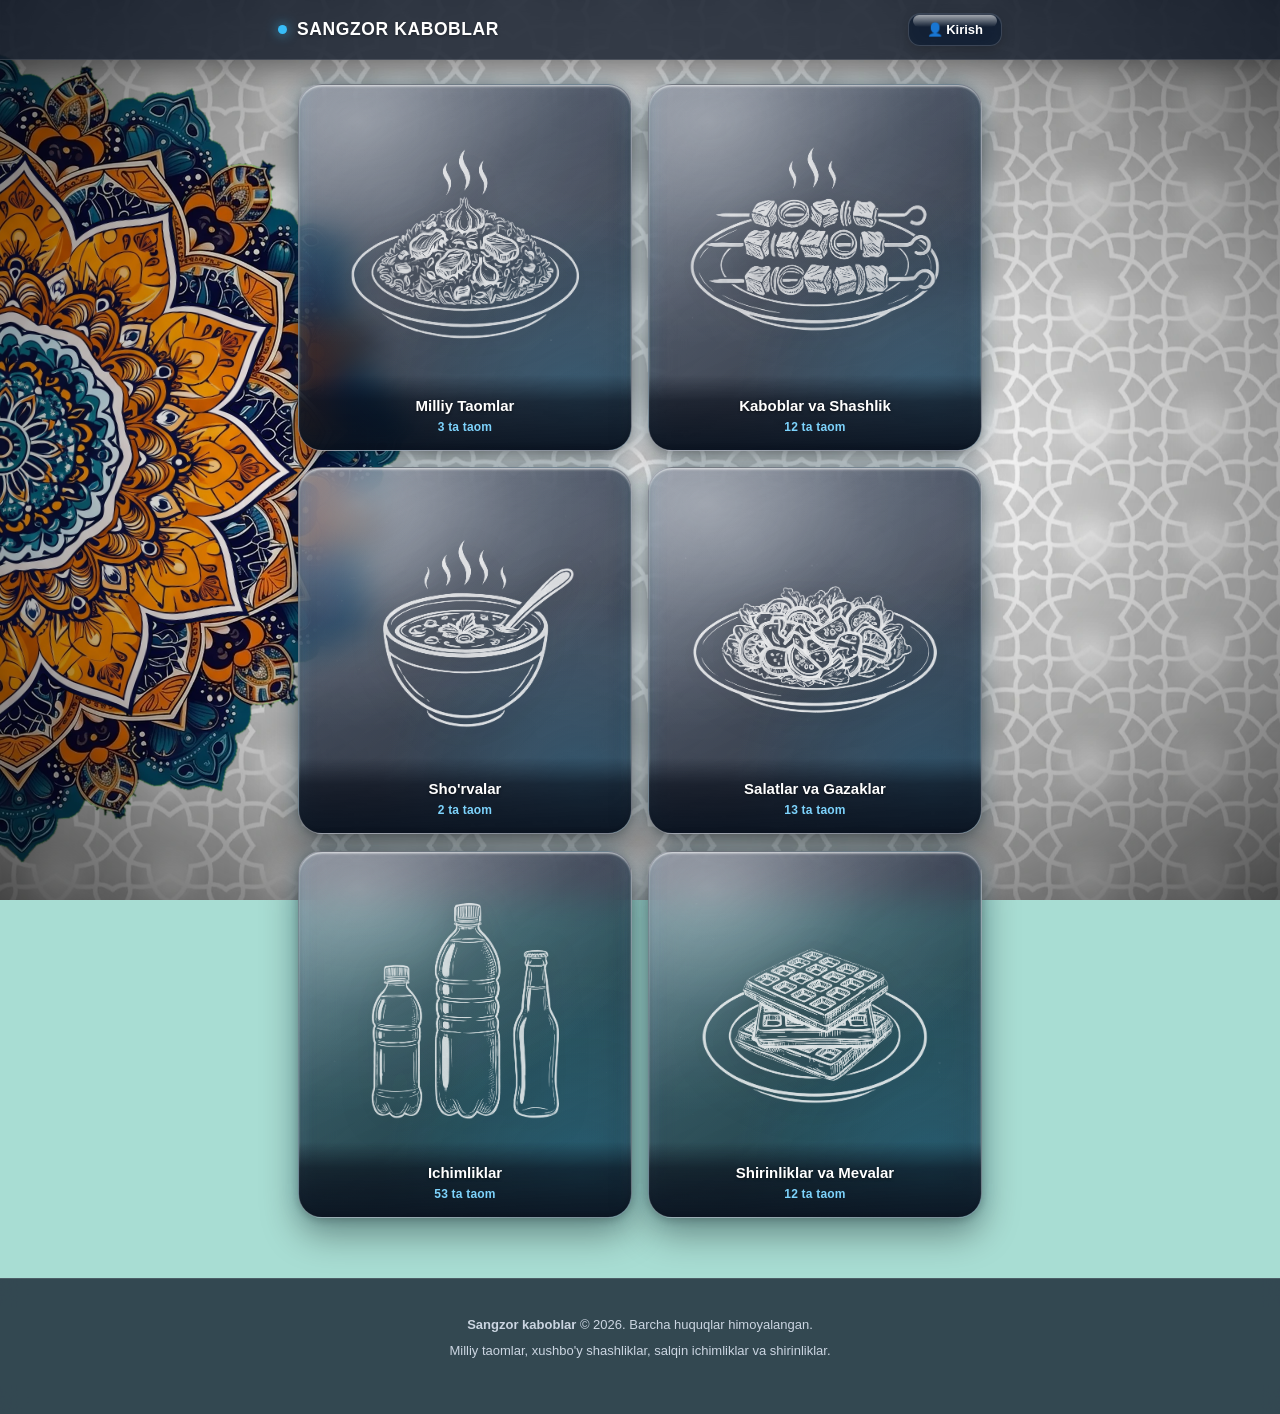
<file: index.html>
<!DOCTYPE html>
<html lang="uz">
<head>
  <meta charset="UTF-8" />
  <meta name="viewport" content="width=device-width, initial-scale=1, maximum-scale=1, user-scalable=no, viewport-fit=cover">
  <meta name="description" content="Sangzor kaboblar — Milliy taomlar, kaboblar, salatlar va shirinliklar rasmlar galereyasi." />
  <title>Sangzor kaboblar — Rasmlar Galereyasi</title>
  <link rel="icon" href="data:image/svg+xml,<svg xmlns='http://www.w3.org/2000/svg' viewBox='0 0 100 100'><text y='.9em' font-size='90'>🍽️</text></svg>" />
  <link rel="stylesheet" href="style.css?v=5.1" />
</head>
<body>
  <!-- ================= BG SCENE (2-shablon: Chap tomon o'rtada mandala 2 + 2.1) ================= -->
  <div class="bg-scene" aria-hidden="true">
    <div class="mandala-side-left">
      <img class="mandala mandala-back" src="images/mandala2.webp" alt="">
      <img class="mandala mandala-front" src="images/mandala2.1.webp" alt="">
    </div>
  </div>

  <noscript>
    <div style="text-align:center; padding:20px; background:#1a1112; color:#ff8589; font-weight:600;">
      Menyuni ko'rish uchun brauzeringizda JavaScript yoqilgan bo'lishi kerak.
    </div>
  </noscript>

  <!-- ================= STICKY HEADER VA NAV ================= -->
  <div id="glassTop">

    <header class="site-header">
      <div class="header-inner">
        <div class="brand" id="brandLogo">
          <span class="brand-dot"></span>
          <span class="brand-name">Sangzor kaboblar</span>
        </div>

        <div class="header-right">
          <!-- Visible when logged out -->
          <button class="btn" id="btnOpenLogin" type="button">
            <span class="label">👤 Kirish</span>
          </button>

          <!-- Visible when logged in with Username -->
          <div class="admin-controls-group" id="adminHeaderGroup">
            <span class="user-badge">@<span id="activeUsernameLabel">admin</span></span>
            <button class="btn btn-outline" id="btnOpenDashboard" type="button" title="Taomlar tartibi dashboardi"><span class="label">⊞ Dashboard</span></button>
            <button class="btn btn-outline" id="btnOpenSectionsModal" type="button" title="Bo'limlar nomlarini o'zgartirish"><span class="label">📁 Bo'limlar</span></button>
            <button class="btn btn-gold" id="btnOpenAddModal" type="button"><span class="label">+ Tovar qo'shish</span></button>
            <button class="btn" id="btnOpenCredModal" type="button" title="Username va parolni o'zgartirish"><span class="label">⚙️ Parol</span></button>
            <button class="btn btn-danger" id="btnLogout" type="button"><span class="label">Chiqish</span></button>
          </div>
        </div>
      </div>
    </header>

    <!-- 2-shisha: Bo'limlar Navigatsiyasi (faqat bo'lim tanlanganda faol) -->
    <nav class="sections-nav" id="sectionsNav" style="display: none;">
      <div class="sections-nav-inner" id="sectionsBar"></div>
    </nav>
  </div>

  <!-- ================= BOSH EKRAN: BO'LIMLAR KATAGI ================= -->
  <section class="home-menu-wrap" id="homeMenuWrap">
    <div class="home-menu-grid" id="homeMenu"></div>
  </section>

  <!-- ================= VERTICAL 1-COLUMN PHOTO GALLERY (ROOT'DAN TASHQARIDA) ================= -->
  <main class="gallery-wrapper" id="galleryContainer" style="display: none;"></main>

  <!-- ================= SITE FOOTER ================= -->
  <footer class="site-footer">
    <p><strong>Sangzor kaboblar</strong> &copy; 2026. Barcha huquqlar himoyalangan.</p>
    <p>Milliy taomlar, xushbo'y shashliklar, salqin ichimliklar va shirinliklar.</p>
  </footer>

  <!-- ================= 1. LOGIN MODAL (USERNAME & PASSWORD) ================= -->
  <div class="modal-backdrop" id="loginModal" role="dialog" aria-modal="true" aria-labelledby="loginTitle">
    <div class="modal-box" style="max-width: 380px;">
      <div class="modal-top">
        <h3 id="loginTitle">Admin kirish</h3>
        <button class="btn-close" type="button" data-close="loginModal" aria-label="Yopish">×</button>
      </div>
      <form id="loginForm">
        <div class="modal-body">
          <div class="field">
            <label for="loginUsername">Username</label>
            <input type="text" id="loginUsername" placeholder="admin" required autocomplete="username" />
          </div>
          <div class="field">
            <label for="loginPassword">Parol</label>
            <input type="password" id="loginPassword" placeholder="••••" required autocomplete="current-password" />
          </div>
          <div id="loginError" style="display:none; color:#FF8589; font-size:12.5px; font-weight:600;">
            Username yoki parol noto'g'ri.
          </div>
        </div>
        <div class="modal-foot">
          <button class="btn" type="button" data-close="loginModal">Bekor qilish</button>
          <button class="btn btn-gold" type="submit">Kirish</button>
        </div>
      </form>
    </div>
  </div>

  <!-- ================= 2. ADD / EDIT ITEM MODAL ================= -->
  <div class="modal-backdrop" id="itemModal" role="dialog" aria-modal="true" aria-labelledby="itemModalTitle">
    <div class="modal-box">
      <div class="modal-top">
        <h3 id="itemModalTitle">Yangi tovar qo'shish</h3>
        <button class="btn-close" type="button" data-close="itemModal" aria-label="Yopish">×</button>
      </div>
      <form id="itemForm">
        <input type="hidden" id="itemIdInput" />
        <div class="modal-body">
          <div class="field">
            <label for="itemNameInput">Taom / Mahsulot nomi *</label>
            <input type="text" id="itemNameInput" placeholder="Masalan: Samarqand Zig'ir Oshi" required />
          </div>

          <div class="field">
            <label for="itemSectionInput">Bo'lim *</label>
            <select id="itemSectionInput" required></select>
          </div>

          <div class="field">
            <label for="itemPriceInput">Narxi (so'm) *</label>
            <input type="number" id="itemPriceInput" placeholder="55000" min="100" step="100" required />
          </div>

          <div class="field">
            <label for="itemDescInput">Qisqacha ma'lumot / Tarkibi</label>
            <textarea id="itemDescInput" rows="2" placeholder="Tarkibi, porsiya va tayyorlanish usuli..."></textarea>
          </div>

          <div class="field">
            <label for="itemPresetPhoto">Galereyadagi rasmlardan tanlash</label>
            <select id="itemPresetPhoto"></select>
          </div>

          <div class="field">
            <label for="itemFileInput">Yoki qurilmadan yangi rasm yuklash</label>
            <input type="file" id="itemFileInput" accept="image/*" />
            <input type="hidden" id="itemCustomImageData" />
          </div>
        </div>
        <div class="modal-foot">
          <button class="btn" type="button" data-close="itemModal">Bekor qilish</button>
          <button class="btn btn-gold" type="submit">Saqlash</button>
        </div>
      </form>
    </div>
  </div>

  <!-- ================= 3. CREDENTIALS & RESET MODAL ================= -->
  <div class="modal-backdrop" id="credModal" role="dialog" aria-modal="true" aria-labelledby="credModalTitle">
    <div class="modal-box" style="max-width: 400px;">
      <div class="modal-top">
        <h3 id="credModalTitle">Admin sozlamalari</h3>
        <button class="btn-close" type="button" data-close="credModal" aria-label="Yopish">×</button>
      </div>
      <form id="credForm">
        <div class="modal-body">
          <div class="field">
            <label for="newAdminUser">Yangi Username</label>
            <input type="text" id="newAdminUser" required />
          </div>
          <div class="field">
            <label for="newAdminPass">Yangi Parol</label>
            <input type="password" id="newAdminPass" required autocomplete="new-password" />
          </div>
          <div style="border-top:1px solid var(--border-dark); padding-top:12px; margin-top:4px; display:flex; justify-content:space-between; align-items:center; gap: 8px;">
            <span style="font-size:12.5px; color:var(--text-muted);">Standart rasmlarni tiklash:</span>
            <button class="btn btn-danger" type="button" id="btnResetGallery">Boshlang'ich holat</button>
          </div>
        </div>
        <div class="modal-foot">
          <button class="btn" type="button" data-close="credModal">Yopish</button>
          <button class="btn btn-gold" type="submit">Saqlash</button>
        </div>
      </form>
    </div>
  </div>

  <!-- ================= 4. DASHBOARD / REORDER ITEMS MODAL ================= -->
  <div class="modal-backdrop" id="reorderModal" role="dialog" aria-modal="true" aria-labelledby="reorderModalTitle">
    <div class="modal-box reorder-modal-box">
      <div class="modal-top">
        <div>
          <h3 id="reorderModalTitle">Taomlar tartibi (Dashboard)</h3>
          <p class="reorder-subtitle">Rasmni bosib turib (drag & drop) kerakli o'ringa suring</p>
        </div>
        <button class="btn-close" type="button" data-close="reorderModal" aria-label="Yopish">×</button>
      </div>
      <div class="modal-body reorder-modal-body">
        <div class="reorder-section-select-wrap" id="reorderSectionSelectWrap">
          <label for="dashboardSecSelect">Bo'lim:</label>
          <select id="dashboardSecSelect"></select>
          <button class="btn btn-outline" id="btnEditSecFromDashboard" type="button" title="Ushbu bo'lim nomini tahrirlash" style="font-size:12px; padding:6px 12px; white-space:nowrap;">✏️ Nomini o'zgartirish</button>
        </div>
        <div class="reorder-grid" id="reorderItemsGrid"></div>
      </div>
      <div class="modal-foot">
        <span class="reorder-foot-tip">Avtomatik saqlanadi</span>
        <button class="btn btn-gold" type="button" data-close="reorderModal">Tayyor</button>
      </div>
    </div>
  </div>

  <!-- ================= 5. SECTIONS MANAGEMENT MODAL ================= -->
  <div class="modal-backdrop" id="sectionsModal" role="dialog" aria-modal="true" aria-labelledby="sectionsModalTitle">
    <div class="modal-box sections-modal-box">
      <div class="modal-top">
        <div>
          <h3 id="sectionsModalTitle">Bo'limlarni boshqarish</h3>
          <p class="reorder-subtitle">Yangi bo'lim qo'shing yoki nomlarini tahrirlang</p>
        </div>
        <button class="btn-close" type="button" data-close="sectionsModal" aria-label="Yopish">×</button>
      </div>
      <!-- Yangi bo'lim qo'shish bloki -->
      <div class="sec-add-box">
        <div class="sec-add-title">➕ Yangi bo'lim qo'shish</div>
        <div class="sec-add-row">
          <input type="text" id="newSectionNameInput" class="sec-name-input" placeholder="Bo'lim nomi (masalan: Pitsa va Fastfud)..." maxlength="60" />
          <select id="newSectionIconSelect" class="sec-name-input sec-icon-select">
            <option value="images/icon_milliy.webp">🍲 Osh / Milliy taomlar</option>
            <option value="images/icon_shashlik.webp">🍢 Shashlik / Kabob</option>
            <option value="images/icon_shorva.webp">🥣 Sho'rva</option>
            <option value="images/icon_salat.webp">🥗 Salat</option>
            <option value="images/icon_ichimliklar.webp">🍾 Ichimliklar</option>
            <option value="images/icon_desert.webp">🧇 Shirinliklar</option>
          </select>
          <button class="btn btn-gold" type="button" id="btnAddNewSection">
            <span class="label">+ Qo'shish</span>
          </button>
        </div>
      </div>
      <form id="sectionsForm">
        <div class="modal-body sections-modal-body" id="sectionsListContainer">
          <!-- Dinamik ravishda chiziladi -->
        </div>
        <div class="modal-foot sections-modal-foot">
          <button class="btn btn-danger" type="button" id="btnResetSectionNames" style="font-size:12px; padding:7px 12px;">Standart nomlarga qaytarish</button>
          <div style="display:flex; gap:8px;">
            <button class="btn" type="button" data-close="sectionsModal">Bekor qilish</button>
            <button class="btn btn-gold" type="submit">Saqlash</button>
          </div>
        </div>
      </form>
    </div>
  </div>


  <!-- Toast xabarnomalar -->
  <div class="toast-wrap" id="toastWrap"></div>

  <!-- Asosiy JavaScript kodi -->
  <script src="script.js?v=5.1"></script>
  <!-- Mandala aylanishi skripti (Feruza fon + ko'k mandala) -->
  <script src="bg-rotate.js?v=3.0" defer></script>
</body>
</html>
</file>
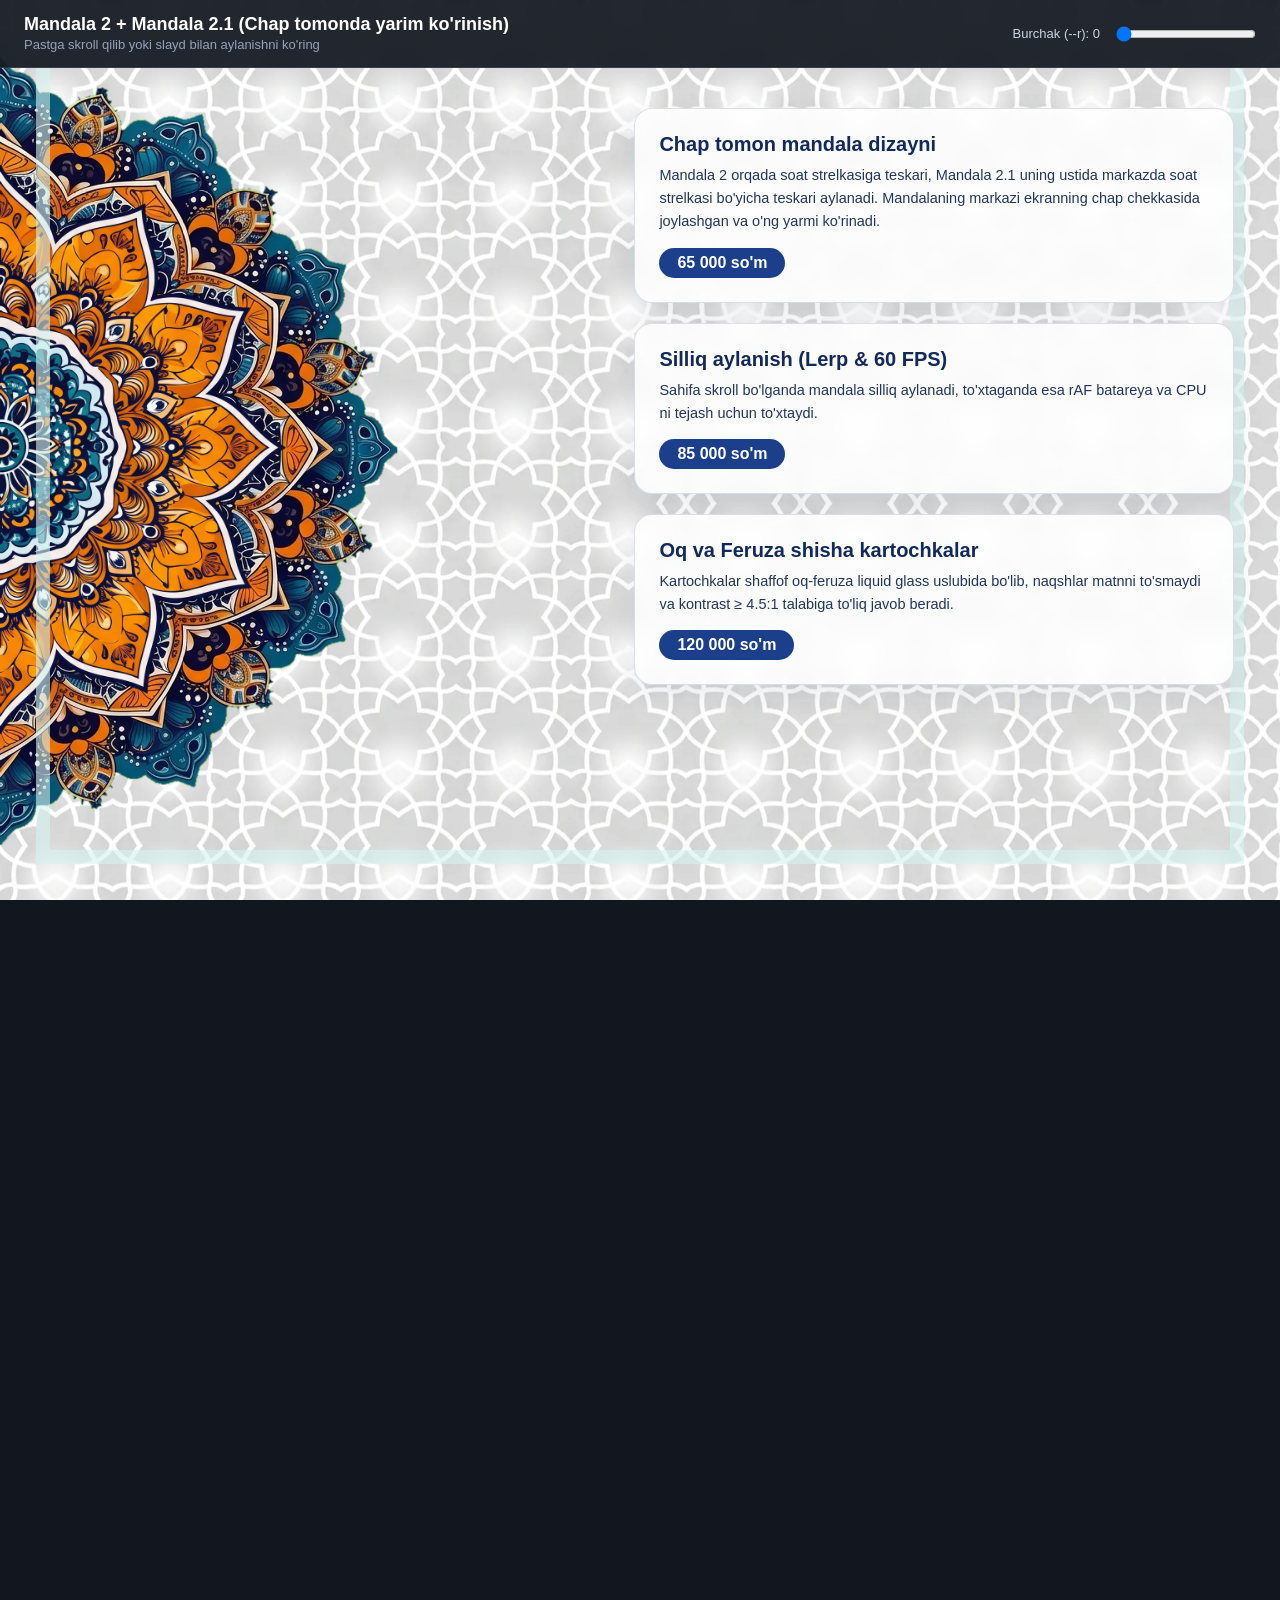
<file: tools/preview.html>
<!DOCTYPE html>
<html lang="uz">
<head>
  <meta charset="UTF-8">
  <meta name="viewport" content="width=device-width, initial-scale=1.0">
  <title>Chap Tomon Mandala Dizayni — Jonli Preview</title>
  <style>
    * {
      box-sizing: border-box;
      margin: 0;
      padding: 0;
    }
    :root {
      --bg: #A8DDD3;
      --navy: #12295C;
      --blue: #1B3F8B;
      --card: rgba(255, 255, 255, 0.86);
      --outer: clamp(480px, 90vmin, 950px);
      --inner-ratio: 0.72;
      --r: 0;
    }
    body {
      font-family: -apple-system, BlinkMacSystemFont, "Segoe UI", Roboto, sans-serif;
      background: #12161f;
      color: #e2e8f0;
      min-height: 250vh; /* scroll qilish uchun */
      overflow-x: hidden;
    }
    .preview-header {
      position: sticky;
      top: 0;
      z-index: 100;
      background: rgba(18, 22, 31, 0.92);
      backdrop-filter: blur(12px);
      padding: 14px 24px;
      border-bottom: 1px solid rgba(255, 255, 255, 0.1);
      display: flex;
      justify-content: space-between;
      align-items: center;
      flex-wrap: wrap;
      gap: 12px;
    }
    .preview-header h1 {
      font-size: 18px;
      color: #fff;
    }
    .controls {
      display: flex;
      gap: 16px;
      align-items: center;
    }
    .controls label {
      font-size: 13px;
      color: #cbd5e1;
    }
    .controls input[type="range"] {
      width: 140px;
    }
    .desc-note {
      font-size: 13px;
      color: #94a3b8;
    }

    /* BG SCENE (Jonli namoyish) */
    .bg-scene {
      position: fixed;
      inset: 0;
      z-index: -1;
      overflow: hidden;
      pointer-events: none;
      background: url('../images/bg.webp') center/cover no-repeat;
    }
    .mandala-side-left {
      position: absolute;
      top: 50%;
      left: 0;
      width: var(--outer);
      height: var(--outer);
      transform: translate(-50%, -50%);
      pointer-events: none;
    }
    .mandala {
      position: absolute;
      inset: 0;
      margin: auto;
      will-change: transform;
      pointer-events: none;
      user-select: none;
      -webkit-user-drag: none;
    }
    .mandala.mandala-back {
      width: 100%;
      height: 100%;
      transform: rotate(calc(var(--r, 0) * -0.10deg));
    }
    .mandala.mandala-front {
      width: calc(var(--inner-ratio, 0.72) * 100%);
      height: calc(var(--inner-ratio, 0.72) * 100%);
      transform: rotate(calc(var(--r, 0) * 0.16deg));
    }
    .bg-frame {
      position: absolute;
      inset: clamp(12px, 3vw, 36px);
      border: clamp(6px, 1.2vw, 14px) solid rgba(214, 244, 238, 0.6);
      z-index: 2;
      pointer-events: none;
      box-sizing: border-box;
    }

    /* Namuna kartochkalar */
    .demo-content {
      max-width: 640px;
      margin: 40px auto 60px 48%; /* o'ng tomonga siljitilgan, mandala bilan uyg'un */
      padding: 0 20px;
      display: flex;
      flex-direction: column;
      gap: 20px;
    }
    @media (max-width: 900px) {
      .demo-content {
        margin: 40px auto 60px;
      }
    }
    .demo-card {
      background: var(--card);
      backdrop-filter: blur(8px);
      border: 1px solid rgba(18, 41, 92, 0.14);
      border-radius: 18px;
      padding: 24px;
      box-shadow: 0 10px 30px rgba(18, 41, 92, 0.08);
      color: var(--navy);
    }
    .demo-card h2 {
      color: var(--navy);
      font-size: 20px;
      margin-bottom: 8px;
    }
    .demo-card p {
      color: #1f3660;
      font-size: 14.5px;
      line-height: 1.6;
    }
    .price-badge {
      display: inline-block;
      margin-top: 14px;
      background: var(--blue);
      color: #fff;
      padding: 6px 18px;
      border-radius: 999px;
      font-weight: 700;
    }
  </style>
</head>
<body>
  <div class="preview-header">
    <div>
      <h1>Mandala 2 + Mandala 2.1 (Chap tomonda yarim ko'rinish)</h1>
      <span class="desc-note">Pastga skroll qilib yoki slayd bilan aylanishni ko'ring</span>
    </div>
    <div class="controls">
      <label for="rotSlider">Burchak (--r): <span id="rVal">0</span></label>
      <input type="range" id="rotSlider" min="0" max="3600" value="0">
    </div>
  </div>

  <!-- BG SCENE -->
  <div class="bg-scene" id="bgScene" aria-hidden="true">
    <div class="mandala-side-left">
      <img class="mandala mandala-back" src="../images/mandala2.webp" alt="Mandala 2 (Orqada)">
      <img class="mandala mandala-front" src="../images/mandala2.1.webp" alt="Mandala 2.1 (Ustida)">
    </div>
    <div class="bg-frame"></div>
  </div>

  <!-- Kontent namoyishi -->
  <div class="demo-content">
    <div class="demo-card">
      <h2>Chap tomon mandala dizayni</h2>
      <p>Mandala 2 orqada soat strelkasiga teskari, Mandala 2.1 uning ustida markazda soat strelkasi bo'yicha teskari aylanadi. Mandalaning markazi ekranning chap chekkasida joylashgan va o'ng yarmi ko'rinadi.</p>
      <span class="price-badge">65 000 so'm</span>
    </div>

    <div class="demo-card">
      <h2>Silliq aylanish (Lerp & 60 FPS)</h2>
      <p>Sahifa skroll bo'lganda mandala silliq aylanadi, to'xtaganda esa rAF batareya va CPU ni tejash uchun to'xtaydi.</p>
      <span class="price-badge">85 000 so'm</span>
    </div>

    <div class="demo-card">
      <h2>Oq va Feruza shisha kartochkalar</h2>
      <p>Kartochkalar shaffof oq-feruza liquid glass uslubida bo'lib, naqshlar matnni to'smaydi va kontrast &ge; 4.5:1 talabiga to'liq javob beradi.</p>
      <span class="price-badge">120 000 so'm</span>
    </div>
  </div>

  <script>
    const scene = document.getElementById('bgScene');
    const slider = document.getElementById('rotSlider');
    const rVal = document.getElementById('rVal');

    slider.addEventListener('input', (e) => {
      const val = e.target.value;
      rVal.textContent = val;
      scene.style.setProperty('--r', val);
    });

    // Skroll bilan sinov
    window.addEventListener('scroll', () => {
      const top = window.scrollY;
      slider.value = top;
      rVal.textContent = Math.round(top);
      scene.style.setProperty('--r', top);
    }, { passive: true });
  </script>
</body>
</html>
</file>
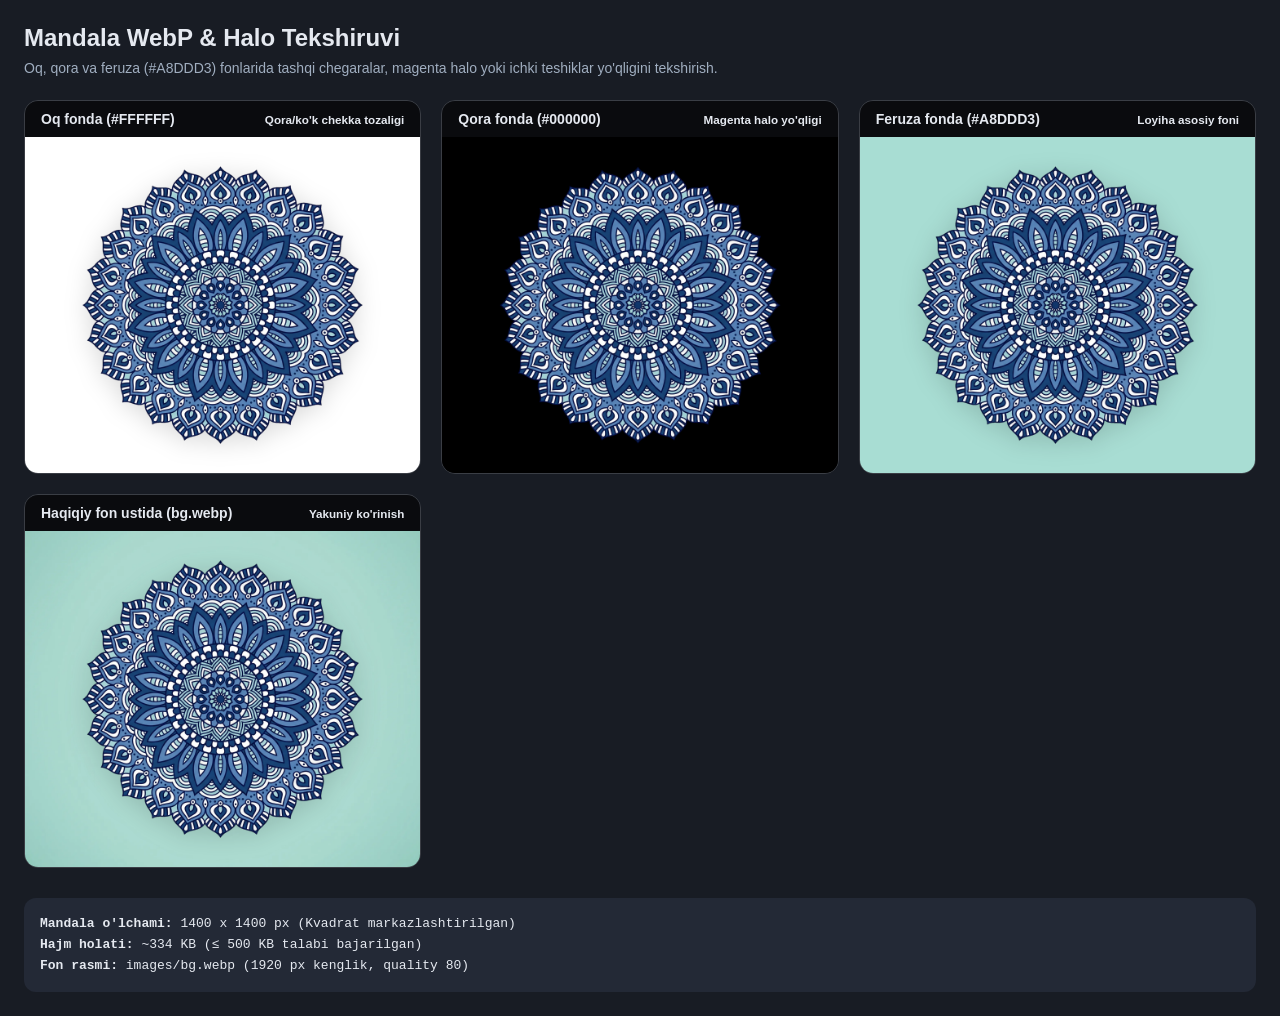
<file: archive/shablon-1/tools/preview.html>
<!DOCTYPE html>
<html lang="uz">
<head>
  <meta charset="UTF-8">
  <meta name="viewport" content="width=device-width, initial-scale=1.0">
  <title>Mandala Asset Preview & QA Check</title>
  <style>
    * {
      box-sizing: border-box;
      margin: 0;
      padding: 0;
    }
    body {
      font-family: -apple-system, BlinkMacSystemFont, "Segoe UI", Roboto, sans-serif;
      background: #181c24;
      color: #e5e9f0;
      padding: 24px;
    }
    h1 {
      font-size: 24px;
      margin-bottom: 8px;
    }
    p.desc {
      color: #a0aec0;
      font-size: 14px;
      margin-bottom: 24px;
    }
    .preview-grid {
      display: grid;
      grid-template-columns: repeat(auto-fit, minmax(320px, 1fr));
      gap: 20px;
      margin-bottom: 30px;
    }
    .preview-card {
      border-radius: 14px;
      overflow: hidden;
      border: 1px solid rgba(255, 255, 255, 0.15);
      display: flex;
      flex-direction: column;
    }
    .card-header {
      padding: 10px 16px;
      background: rgba(0, 0, 0, 0.6);
      font-weight: 600;
      font-size: 14px;
      display: flex;
      justify-content: space-between;
      align-items: center;
    }
    .card-stage {
      flex: 1;
      height: 380px;
      display: flex;
      align-items: center;
      justify-content: center;
      position: relative;
      overflow: hidden;
    }
    .card-stage img {
      max-width: 85%;
      max-height: 85%;
      object-fit: contain;
      filter: drop-shadow(0 4px 12px rgba(0,0,0,0.15));
      transition: transform 0.2s ease;
    }
    .stage-white {
      background-color: #FFFFFF;
    }
    .stage-black {
      background-color: #000000;
    }
    .stage-feruza {
      background-color: #A8DDD3;
    }
    .stage-bg-image {
      background: url('../images/bg.webp') center/cover no-repeat;
    }
    .zoom-note {
      font-size: 12px;
      color: #718096;
      margin-top: 10px;
    }
    .meta-info {
      background: #232936;
      padding: 16px;
      border-radius: 12px;
      font-family: monospace;
      font-size: 13px;
      line-height: 1.6;
    }
    .meta-info span {
      color: #63b3ed;
    }
  </style>
</head>
<body>
  <h1>Mandala WebP & Halo Tekshiruvi</h1>
  <p class="desc">
    Oq, qora va feruza (#A8DDD3) fonlarida tashqi chegaralar, magenta halo yoki ichki teshiklar yo'qligini tekshirish.
  </p>

  <div class="preview-grid">
    <!-- 1. OQ FON -->
    <div class="preview-card">
      <div class="card-header">
        <span>Oq fonda (#FFFFFF)</span>
        <small>Qora/ko'k chekka tozaligi</small>
      </div>
      <div class="card-stage stage-white">
        <img src="../images/mandala.webp" alt="Mandala White BG">
      </div>
    </div>

    <!-- 2. QORA FON -->
    <div class="preview-card">
      <div class="card-header">
        <span>Qora fonda (#000000)</span>
        <small>Magenta halo yo'qligi</small>
      </div>
      <div class="card-stage stage-black">
        <img src="../images/mandala.webp" alt="Mandala Black BG">
      </div>
    </div>

    <!-- 3. FERUZA FON -->
    <div class="preview-card">
      <div class="card-header">
        <span>Feruza fonda (#A8DDD3)</span>
        <small>Loyiha asosiy foni</small>
      </div>
      <div class="card-stage stage-feruza">
        <img src="../images/mandala.webp" alt="Mandala Feruza BG">
      </div>
    </div>

    <!-- 4. HAQIQIY BG.WEBP FON -->
    <div class="preview-card">
      <div class="card-header">
        <span>Haqiqiy fon ustida (bg.webp)</span>
        <small>Yakuniy ko'rinish</small>
      </div>
      <div class="card-stage stage-bg-image">
        <img src="../images/mandala.webp" alt="Mandala Real BG">
      </div>
    </div>
  </div>

  <div class="meta-info">
    <div><strong>Mandala o'lchami:</strong> 1400 x 1400 px (Kvadrat markazlashtirilgan)</div>
    <div><strong>Hajm holati:</strong> ~334 KB (&le; 500 KB talabi bajarilgan)</div>
    <div><strong>Fon rasmi:</strong> images/bg.webp (1920 px kenglik, quality 80)</div>
  </div>
</body>
</html>
</file>
<file: style.css>
:root {
  /* Feruza fon + ko'k mandala mavzusi */
  --bg: #A8DDD3;
  --bg-edge: #86C5B8;
  --navy: #12295C;
  --blue: #1B3F8B;
  --card: rgba(12, 22, 38, 0.7);

  /* Mandala o'lchamlari va aylanish burchagi (Chap tomon o'rtada yarmi ko'rinuvchi) */
  --outer: clamp(520px, 94vmin, 1150px);
  --inner-ratio: 0.72;
  --r: 0;

  /* Global meros ranglar (och feruza-ko'k tizimiga moslashtirilgan) */
  --bg-black: var(--bg);
  --border-glass: rgba(18, 41, 92, 0.14);
  --text-white: var(--navy);
  --text-muted: #2d4677;
  --gold: var(--blue);
  --radius: 18px;
}

@media (max-width: 768px) {
  :root {
    --outer: clamp(340px, 88vmin, 620px);
  }
}

* {
  box-sizing: border-box;
  margin: 0;
  padding: 0;
  -webkit-tap-highlight-color: transparent;
}

html {
  scroll-behavior: smooth;
}

/* ==========================================================================
   BG SCENE (Feruza Fon + Chap tomon o'rtada yarim ko'rinuvchi mandala)
   ========================================================================== */
.bg-scene {
  position: fixed;
  inset: 0;
  z-index: -1;
  overflow: hidden;
  pointer-events: none;
  background: url('images/bg.webp') center/cover no-repeat;
}

/* Fonga atrofi qora vinyetka (vignette) effekti */
.bg-scene::after {
  content: '';
  position: absolute;
  inset: 0;
  pointer-events: none;
  z-index: 3;
  background: radial-gradient(ellipse at center, transparent 35%, rgba(0, 0, 0, 0.3) 70%, rgba(0, 0, 0, 0.68) 100%);
}

/* Chap tomonda markazlashtirilgan konteyner (Markazi chap chekkada, o'ng yarmi ko'rinadi) */
.bg-scene .mandala-side-left {
  position: absolute;
  top: 50%;
  left: 0;
  width: var(--outer);
  height: var(--outer);
  transform: translate(-50%, -50%);
  pointer-events: none;
}

.bg-scene .mandala {
  position: absolute;
  inset: 0;
  margin: auto;
  will-change: transform;
  pointer-events: none;
  user-select: none;
  -webkit-user-drag: none;
}

/* Orqadagi mandala 2 (bir tomonga - soat strelkasiga teskari aylanadi) */
.bg-scene .mandala.mandala-back,
.bg-scene .mandala.outer {
  width: 100%;
  height: 100%;
  transform: rotate(calc(var(--r, 0) * -0.10deg));
}

/* Ustidagi markaziy mandala 2.1 (teskari tomonga - soat strelkasi bo'yicha aylanadi) */
.bg-scene .mandala.mandala-front,
.bg-scene .mandala.inner {
  width: calc(var(--inner-ratio, 0.72) * 100%);
  height: calc(var(--inner-ratio, 0.72) * 100%);
  transform: rotate(calc(var(--r, 0) * 0.16deg));
}

.bg-scene .bg-frame { display: none !important; }

/* ================= 1. SAYTNING ASOSIY BODY QISMI ================= */
body {
  font-family: "Inter", -apple-system, BlinkMacSystemFont, "Segoe UI", Roboto, sans-serif;
  background-color: var(--bg);
  color: var(--navy);
  min-height: 100vh;
  line-height: 1.5;
  overflow-x: hidden;
}

/* Matn va formalarni tanlash imkoniyatini saqlash */
input, textarea, select, [contenteditable="true"], .gallery-text, .user-badge, .gallery-title, .gallery-desc, .gallery-price {
  user-select: text !important;
  -webkit-user-select: text !important;
}

/* ================= 2. STICKY HEADER ROOT VA SITE HEADER ================= */
#glassTop {
  position: sticky;
  top: 0;
  z-index: 50;
  width: 100%;
}


.site-header {
  position: relative;
  z-index: 2;
  background: rgba(12, 22, 38, 0.75);
  backdrop-filter: blur(20px) saturate(160%);
  -webkit-backdrop-filter: blur(20px) saturate(160%);
  border-bottom: 1px solid rgba(255, 255, 255, 0.12);
  box-shadow: 0 4px 20px rgba(0, 0, 0, 0.25);
  transition: background 0.3s ease;
}

.header-inner {
  max-width: 760px;
  margin: 0 auto;
  padding: 13px 18px;
  display: flex;
  align-items: center;
  justify-content: space-between;
  gap: 12px;
  flex-wrap: wrap;
}

.brand {
  display: flex;
  align-items: center;
  gap: 10px;
  cursor: pointer;
  user-select: none;
}

.brand-dot {
  width: 9px;
  height: 9px;
  border-radius: 50%;
  background: #38bdf8;
  box-shadow: 0 0 12px rgba(56, 189, 248, 0.8);
}

.brand-name {
  font-size: 17.5px;
  font-weight: 700;
  letter-spacing: 0.6px;
  text-transform: uppercase;
  color: #ffffff;
  text-shadow: 0 1px 3px rgba(0, 0, 0, 0.4);
}

.header-right {
  display: flex;
  align-items: center;
  gap: 8px;
  flex-wrap: wrap;
}

/* ================= 3. SHISHA TUGMALAR (LIGHT LIQUID GLASS) ================= */
.btn {
  position: relative;
  z-index: 2;
  overflow: hidden;
  background: rgba(18, 32, 54, 0.75);
  border: 1px solid rgba(255, 255, 255, 0.16);
  backdrop-filter: blur(12px);
  -webkit-backdrop-filter: blur(12px);
  color: #ffffff;
  padding: 8px 18px;
  border-radius: 12px;
  font-size: 13px;
  font-weight: 600;
  cursor: pointer;
  display: inline-flex;
  align-items: center;
  gap: 6px;
  box-shadow: 
    0 4px 14px rgba(0, 0, 0, 0.2),
    inset 0 1px 0 rgba(255, 255, 255, 0.15);
  transition: all 0.22s cubic-bezier(0.16, 1, 0.3, 1);
  user-select: none;
}

.btn .label {
  position: relative;
  z-index: 2;
  pointer-events: none;
  display: inline-flex;
  align-items: center;
  gap: 6px;
  text-shadow: none;
}

.btn::before {
  content: '';
  position: absolute;
  top: 1px;
  left: 4px;
  right: 4px;
  height: 40%;
  background: linear-gradient(180deg, rgba(255, 255, 255, 0.6) 0%, rgba(255, 255, 255, 0) 100%);
  border-radius: inherit;
  pointer-events: none;
}

.btn:hover {
  background: rgba(28, 48, 78, 0.9);
  border-color: rgba(96, 165, 250, 0.4);
  color: #ffffff;
  box-shadow: 
    0 6px 18px rgba(0, 0, 0, 0.3),
    inset 0 1px 0 rgba(255, 255, 255, 0.25);
  transform: translateY(-1.5px);
}

.btn:active {
  transform: translateY(0.5px) scale(0.985);
  box-shadow: 0 2px 6px rgba(18, 41, 92, 0.1);
}

.btn-gold {
  background: var(--blue);
  border: 1px solid var(--navy);
  color: #ffffff;
  box-shadow: 0 4px 16px rgba(27, 63, 139, 0.35), inset 0 1px 0 rgba(255, 255, 255, 0.25);
}

.btn-gold:hover {
  background: #143272;
  border-color: #0b1c40;
  color: #ffffff;
  box-shadow: 0 6px 22px rgba(27, 63, 139, 0.45);
}

.btn-danger {
  color: #ffffff;
  background: #dc3545;
  border: 1px solid #b02a37;
  box-shadow: 0 4px 14px rgba(220, 53, 69, 0.3);
}

.btn-danger:hover {
  background: #bb2d3b;
  color: #ffffff;
  border-color: #a52834;
  box-shadow: 0 6px 18px rgba(220, 53, 69, 0.45);
  transform: translateY(-1.5px);
}

.admin-controls-group {
  display: none;
  align-items: center;
  gap: 8px;
  flex-wrap: wrap;
}

.admin-controls-group.visible {
  display: inline-flex;
}

.user-badge {
  font-size: 12.5px;
  font-weight: 700;
  color: #7dd3fc;
  background: rgba(18, 32, 54, 0.8);
  border: 1px solid rgba(255, 255, 255, 0.16);
  backdrop-filter: blur(8px);
  -webkit-backdrop-filter: blur(8px);
  padding: 6px 13px;
  border-radius: 999px;
  box-shadow: 0 2px 8px rgba(0, 0, 0, 0.2);
}

/* ================= 4. SECTIONS BAR (STICKY NAV FOR ACTIVE SECTION) ================= */
.sections-nav {
  position: relative;
  z-index: 1;
  background: rgba(12, 22, 38, 0.75);
  backdrop-filter: blur(20px) saturate(160%);
  -webkit-backdrop-filter: blur(20px) saturate(160%);
  border-bottom: 1px solid rgba(255, 255, 255, 0.12);
  box-shadow: 0 4px 16px rgba(0, 0, 0, 0.25);
}

.sections-nav-inner {
  max-width: 720px;
  margin: 0 auto;
  padding: 10px 18px;
  display: flex;
  align-items: center;
  justify-content: space-between;
  gap: 12px;
}

.btn-back-home {
  display: inline-flex;
  align-items: center;
  gap: 8px;
  min-height: 40px;
  padding: 8px 18px;
  border-radius: 999px;
  background: rgba(18, 32, 54, 0.85);
  border: 1px solid rgba(255, 255, 255, 0.18);
  color: #ffffff;
  font-family: inherit;
  font-size: 13.5px;
  font-weight: 600;
  cursor: pointer;
  user-select: none;
  box-shadow: 0 4px 12px rgba(0, 0, 0, 0.2);
  transition: all 0.2s cubic-bezier(0.16, 1, 0.3, 1);
}

.btn-back-home:hover {
  background: var(--blue);
  border-color: rgba(96, 165, 250, 0.5);
  color: #ffffff;
  box-shadow: 0 6px 18px rgba(27, 63, 139, 0.35);
  transform: translateY(-1px);
}

.btn-back-home:active {
  transform: scale(0.97);
}

.active-sec-badge {
  font-size: 15px;
  font-weight: 700;
  color: #7dd3fc;
  letter-spacing: 0.3px;
  text-shadow: 0 1px 4px rgba(0, 0, 0, 0.4);
}

/* ================= BOSH EKRAN: BO'LIMLAR KATAGI (TILES) ================= */
.home-menu-wrap {
  max-width: 720px;
  margin: 0 auto;
  padding: 24px 18px 60px;
  width: 100%;
}

.home-menu-grid {
  display: grid;
  grid-template-columns: repeat(2, 1fr);
  gap: 16px;
  width: 100%;
}

@media (max-width: 599px) {
  .home-menu-grid {
    gap: 12px;
  }
}

/* ================= BOSH EKRAN: 6 TA BO'LIM KATAGI (FULL LIQUID GLASS CARD) ================= */
.home-tile {
  position: relative;
  aspect-ratio: 1 / 1.1;
  border-radius: 24px;
  overflow: hidden;
  cursor: pointer;
  user-select: none;
  
  /* Qabariq optik suyuq shisha (Apple visionOS Liquid Glass) */
  background:
    /* Yuqori chap nur manbai (specular surface flare) */
    radial-gradient(130% 90% at 18% 10%, rgba(255, 255, 255, 0.32) 0%, rgba(255, 255, 255, 0.08) 36%, transparent 68%),
    /* Pastki o'ng akslantiruvchi firuza/ko'k sinish nurlari */
    radial-gradient(100% 100% at 85% 90%, rgba(56, 189, 248, 0.22) 0%, transparent 60%),
    /* Chuqur suyuq qorong'u shisha asosi */
    linear-gradient(155deg, rgba(20, 36, 64, 0.68) 0%, rgba(10, 18, 32, 0.82) 100%);
  
  /* Optik shisha sindirish va rang to'yintirish */
  backdrop-filter: blur(16px) saturate(200%) contrast(105%);
  -webkit-backdrop-filter: blur(16px) saturate(200%) contrast(105%);
  
  /* Shisha qirrasi (rim light) va ichki 3D sinish nurlari */
  border: 1px solid rgba(255, 255, 255, 0.32);
  box-shadow:
    0 16px 36px rgba(0, 0, 0, 0.38),
    0 2px 8px rgba(0, 0, 0, 0.2),
    0 0 24px rgba(56, 189, 248, 0.15),
    inset 0 1.5px 2px rgba(255, 255, 255, 0.65),
    inset 0 -2.5px 5px rgba(0, 0, 0, 0.4),
    inset 0 0 16px rgba(255, 255, 255, 0.08);

  transition: transform 0.25s cubic-bezier(0.16, 1, 0.3, 1),
              border-color 0.25s ease,
              box-shadow 0.25s ease;
  will-change: transform;
}

/* Shisha kartochka yuzasidagi optik yaltiroqlik (glossy specular sweep) */
.home-tile::before {
  content: '';
  position: absolute;
  inset: 0;
  border-radius: inherit;
  background: linear-gradient(140deg, rgba(255, 255, 255, 0.26) 0%, rgba(255, 255, 255, 0.04) 40%, transparent 65%);
  pointer-events: none;
  z-index: 1;
}

/* Pastki qirradagi nozik akslanish (ambient rim refraction) */
.home-tile::after {
  content: '';
  position: absolute;
  inset: 0;
  border-radius: inherit;
  box-shadow: inset 0 -18px 28px -10px rgba(56, 189, 248, 0.24);
  pointer-events: none;
  z-index: 1;
}

@media (hover: hover) {
  .home-tile:hover {
    transform: translateY(-4px) scale(1.02);
    border-color: rgba(255, 255, 255, 0.55);
    box-shadow:
      0 24px 50px rgba(0, 0, 0, 0.48),
      0 0 32px rgba(56, 189, 248, 0.32),
      inset 0 2px 4px rgba(255, 255, 255, 0.88),
      inset 0 -3px 6px rgba(0, 0, 0, 0.45),
      inset 0 0 20px rgba(255, 255, 255, 0.16);
  }
  .home-tile:hover .home-tile-img {
    transform: scale(1.08);
    filter: drop-shadow(0 12px 24px rgba(0, 0, 0, 0.55));
  }
  .home-tile:hover .home-tile-title {
    color: #38bdf8;
  }
}

.home-tile:active {
  transform: scale(0.97);
}

.home-tile-img {
  position: absolute;
  inset: 0;
  width: 100%;
  height: 100%;
  object-fit: contain;
  padding: 16px 16px 66px;
  pointer-events: none;
  z-index: 2;
  transition: transform 0.28s cubic-bezier(0.16, 1, 0.3, 1), filter 0.28s ease;
  filter: drop-shadow(0 6px 16px rgba(0, 0, 0, 0.4));
}

.home-tile-info {
  position: absolute;
  inset: auto 0 0 0;
  z-index: 2;
  padding: 22px 10px 14px;
  display: flex;
  flex-direction: column;
  align-items: center;
  justify-content: flex-end;
  text-align: center;
  gap: 3px;
  background: linear-gradient(to top, rgba(8, 14, 26, 0.9) 0%, rgba(8, 14, 26, 0.62) 65%, transparent 100%);
  pointer-events: none;
}

.home-tile-title {
  font-size: 15px;
  font-weight: 700;
  color: #ffffff;
  line-height: 1.25;
  text-shadow: 0 1px 3px rgba(0, 0, 0, 0.6);
  word-break: normal;
  overflow-wrap: break-word;
  transition: color 0.2s ease;
}

.home-tile-count {
  font-size: 12px;
  font-weight: 600;
  color: #7dd3fc;
  letter-spacing: 0.2px;
  text-shadow: none;
}

@media (max-width: 599px) {
  .home-tile {
    border-radius: 18px;
  }
  .home-tile-img {
    padding: 12px 12px 60px;
  }
  .home-tile-info {
    padding: 16px 8px 10px;
  }
  .home-tile-title {
    font-size: 13.5px;
  }
  .home-tile-count {
    font-size: 11px;
  }
}

.gallery-sentinel {
  width: 100%;
  height: 20px;
  pointer-events: none;
}

.empty-section-msg {
  text-align: center;
  padding: 60px 20px;
  color: var(--text-muted);
  border: 1px dashed rgba(18, 41, 92, 0.2);
  border-radius: 16px;
  font-size: 14px;
}


/* ================= 5. VERTICAL 1-COLUMN PHOTO GALLERY ================= */
.gallery-wrapper {
  max-width: 720px;
  margin: 0 auto;
  padding: 24px 18px 80px;
  display: flex;
  flex-direction: column;
  gap: 36px;
}

.section-group {
  display: flex;
  flex-direction: column;
  gap: 22px;
}

.section-heading {
  display: flex;
  align-items: center;
  justify-content: space-between;
  border-bottom: 1px solid rgba(255, 255, 255, 0.14);
  padding-bottom: 10px;
}

.section-heading h2 {
  font-size: 19px;
  font-weight: 700;
  letter-spacing: 0.4px;
  color: #ffffff;
  text-transform: uppercase;
  text-shadow: 0 1px 3px rgba(0, 0, 0, 0.4);
}

.section-heading span {
  font-size: 12px;
  font-weight: 600;
  color: #7dd3fc;
  background: rgba(18, 32, 54, 0.85);
  border: 1px solid rgba(255, 255, 255, 0.16);
  backdrop-filter: blur(8px);
  -webkit-backdrop-filter: blur(8px);
  padding: 3px 12px;
  border-radius: 999px;
  box-shadow: 0 2px 8px rgba(0, 0, 0, 0.2);
}

/* Single Column Vertical Gallery Stack */
.single-column-list {
  display: flex;
  flex-direction: column;
  gap: 26px;
}

/* ===== Liquid Glass Kartochka (Feruza + Oq shisha) ===== */
.gallery-card {
  content-visibility: auto;
  contain-intrinsic-size: auto 520px;
  position: relative;
  background: var(--card);
  border: 1px solid rgba(255, 255, 255, 0.16);
  backdrop-filter: blur(12px);
  -webkit-backdrop-filter: blur(12px);
  border-radius: var(--radius);
  overflow: hidden;
  transition: transform 0.25s ease, box-shadow 0.25s ease;
  box-shadow: 0 12px 30px rgba(0, 0, 0, 0.24);
}

.gallery-card:hover {
  background: rgba(12, 22, 38, 0.82);
  border-color: rgba(96, 165, 250, 0.4);
  box-shadow: 
    0 16px 36px rgba(0, 0, 0, 0.32),
    0 0 16px rgba(27, 63, 139, 0.2);
  transform: translateY(-2px);
}

/* Yaltirash */
.gallery-card::after {
  content: '';
  position: absolute;
  inset: 0;
  border-radius: inherit;
  pointer-events: none;
  z-index: 4;
  background:
    linear-gradient(115deg, rgba(255, 255, 255, 0.12) 0%, rgba(255, 255, 255, 0) 35%),
    radial-gradient(120% 60% at 50% 0%, rgba(255, 255, 255, 0.08), transparent 60%);
  mix-blend-mode: normal;
}

/* ================= 6. RASMLAR FONI ================= */
.gallery-photo-box {
  position: relative;
  width: 100%;
  aspect-ratio: 3 / 2;
  background-color: transparent;
  overflow: hidden;
}

.gallery-photo-box::before {
  display: none;
}

/* Tiniq taom fotosurati */
.gallery-photo-box img {
  position: relative;
  z-index: 2;
  width: 100%;
  height: 100%;
  object-fit: contain;
  padding: 12px 16px 44px;
  display: block;
  opacity: 0;
  pointer-events: none;
  -webkit-touch-callout: none;
  -webkit-user-select: none;
  user-select: none;
  transition: opacity 0.35s ease, transform 0.4s cubic-bezier(0.16, 1, 0.3, 1);
}

.gallery-photo-box img.loaded {
  opacity: 1;
}

.gallery-card:hover .gallery-photo-box img {
  transform: scale(1.035);
}

/* Ma'lumot paneli (50% qoramtir shisha) */
.gallery-info {
  position: relative;
  z-index: 3;
  margin: -68px 12px 12px;
  padding: 16px 18px;
  border-radius: 22px;
  display: flex;
  align-items: flex-start;
  justify-content: space-between;
  gap: 16px;
  background: rgba(10, 18, 32, 0.7);
  border: 1px solid rgba(255, 255, 255, 0.14);
  backdrop-filter: blur(10px);
  -webkit-backdrop-filter: blur(10px);
  box-shadow:
    0 8px 24px rgba(0, 0, 0, 0.25),
    inset 0 1px 0 rgba(255, 255, 255, 0.15);
}

.gallery-text {
  flex: 1;
  min-width: 0;
}

.gallery-title {
  font-size: 19px;
  font-weight: 700;
  color: #ffffff;
  margin-bottom: 6px;
  line-height: 1.35;
  text-shadow: 0 1px 3px rgba(0, 0, 0, 0.4);
}

.gallery-desc {
  font-size: 13.5px;
  color: rgba(255, 255, 255, 0.82);
  line-height: 1.5;
  text-shadow: none;
}

/* Authentic Liquid Glass Price Badge (Ko'k) */
.gallery-price {
  position: relative;
  overflow: hidden;
  font-size: 17.5px;
  font-weight: 800;
  color: #ffffff;
  background: var(--blue);
  border: 1px solid var(--navy);
  backdrop-filter: none;
  -webkit-backdrop-filter: none;
  padding: 8px 18px;
  border-radius: 999px;
  white-space: nowrap;
  flex-shrink: 0;
  box-shadow: 
    0 4px 14px rgba(27, 63, 139, 0.3),
    inset 0 1px 0 rgba(255, 255, 255, 0.3);
  text-shadow: none;
  transition: all 0.25s cubic-bezier(0.16, 1, 0.3, 1);
}

.gallery-price::before {
  content: '';
  position: absolute;
  top: 1px;
  left: 8px;
  right: 8px;
  height: 40%;
  background: linear-gradient(180deg, rgba(255, 255, 255, 0.35) 0%, rgba(255, 255, 255, 0) 100%);
  border-radius: 999px;
  pointer-events: none;
}

.gallery-card:hover .gallery-price {
  background: #143272;
  border-color: #0b1c40;
  box-shadow: 
    0 6px 20px rgba(27, 63, 139, 0.45);
  transform: translateY(-1.5px) scale(1.03);
}

/* Admin Quick-Edit Row inside Card */
.card-admin-bar {
  padding: 12px 20px;
  background: rgba(10, 18, 32, 0.7);
  border-top: 1px solid rgba(255, 255, 255, 0.1);
  display: flex;
  align-items: center;
  justify-content: space-between;
  gap: 12px;
  flex-wrap: wrap;
}

.inline-price-form {
  display: flex;
  align-items: center;
  gap: 8px;
}

.inline-price-form label {
  font-size: 12px;
  color: var(--text-muted);
  font-weight: 600;
}

.inline-price-input {
  width: 120px;
  background: #ffffff;
  color: var(--navy);
  border: 1px solid rgba(18, 41, 92, 0.2);
  padding: 7px 10px;
  border-radius: 9px;
  font-size: 13.5px;
  font-weight: 700;
  outline: none;
  box-shadow: inset 0 1px 2px rgba(18, 41, 92, 0.05);
}

.inline-price-input:focus {
  border-color: var(--blue);
  box-shadow: 0 0 8px rgba(27, 63, 139, 0.25);
}

.btn-save-price {
  position: relative;
  overflow: hidden;
  background: #198754;
  border: 1px solid #146c43;
  color: #ffffff;
  padding: 7px 15px;
  border-radius: 999px;
  font-size: 12.5px;
  font-weight: 700;
  cursor: pointer;
  box-shadow: 0 4px 12px rgba(25, 135, 84, 0.3);
  transition: all 0.2s cubic-bezier(0.16, 1, 0.3, 1);
}

.btn-save-price:hover {
  background: #157347;
  color: #ffffff;
  box-shadow: 0 6px 16px rgba(25, 135, 84, 0.45);
  transform: translateY(-1px);
}

.card-admin-actions {
  display: flex;
  align-items: center;
  gap: 8px;
}

/* Bo'lim bosh sarlavhasi o'ng qismi va Tartiblash tugmasi */
.section-heading-right {
  display: flex;
  align-items: center;
  gap: 10px;
}

.btn-sec-reorder {
  font-size: 12px;
  font-weight: 600;
  color: var(--blue);
  background: rgba(27, 63, 139, 0.08);
  border: 1px solid rgba(27, 63, 139, 0.25);
  padding: 4px 12px;
  border-radius: 999px;
  cursor: pointer;
  transition: all 0.2s;
}

.btn-sec-reorder:hover {
  background: var(--blue);
  border-color: var(--navy);
  color: #ffffff;
}

/* ================= DASHBOARD: TAOMLAR TARTIBI (IKONKA SHAKLIDA) ================= */
.reorder-modal-box {
  max-width: 680px;
  width: 95%;
  max-height: 88vh;
  display: flex;
  flex-direction: column;
}

.reorder-subtitle {
  font-size: 12.5px;
  color: #94a3b8;
  margin-top: 3px;
}

.reorder-section-select-wrap {
  display: flex;
  align-items: center;
  flex-wrap: wrap;
  gap: 10px;
  margin-bottom: 14px;
  padding: 8px 12px;
  background: rgba(8, 16, 30, 0.65);
  border: 1px solid rgba(255, 255, 255, 0.14);
  border-radius: 10px;
}

.reorder-section-select-wrap label {
  font-size: 13px;
  font-weight: 700;
  color: #e2e8f0;
}

.reorder-section-select-wrap select {
  flex: 1;
  min-width: 160px;
  background: rgba(18, 32, 54, 0.85);
  color: #ffffff;
  border: 1px solid rgba(255, 255, 255, 0.2);
  padding: 6px 10px;
  border-radius: 8px;
  font-size: 13.5px;
  outline: none;
}

.reorder-grid {
  display: grid;
  grid-template-columns: repeat(4, 1fr);
  gap: 12px;
  padding: 4px 2px;
  user-select: none;
  touch-action: pan-y;
}

@media (max-width: 680px) {
  .reorder-grid {
    grid-template-columns: repeat(3, 1fr);
    gap: 10px;
  }
}

@media (max-width: 440px) {
  .reorder-grid {
    grid-template-columns: repeat(2, 1fr);
    gap: 8px;
  }
}

/* Taom ikonka kartochkasi */
.reorder-card {
  position: relative;
  display: flex;
  flex-direction: column;
  align-items: center;
  text-align: center;
  padding: 8px 6px 10px;
  border-radius: 14px;
  background: var(--card);
  backdrop-filter: blur(8px);
  -webkit-backdrop-filter: blur(8px);
  border: 1px solid rgba(18, 41, 92, 0.12);
  box-shadow: 0 4px 14px rgba(18, 41, 92, 0.08);
  cursor: grab;
  touch-action: pan-y;   /* 1 soniya bosib turguncha erkin tepa/pastga skroll bo'ladi */
  transition: transform 0.18s cubic-bezier(0.16, 1, 0.3, 1), box-shadow 0.18s, border-color 0.18s, opacity 0.18s;
}

.reorder-card:active {
  cursor: grabbing;
}

/* Bosib turganda (300ms) dastlabki belgi */
.reorder-card.is-pressing {
  transform: scale(0.95);
  border-color: var(--blue);
  box-shadow: 0 2px 10px rgba(18, 41, 92, 0.15);
  transition: transform 0.1s ease;
  touch-action: none !important;
}

/* Original kartochka o'rnida qoladigan shaffof joy (placeholder) */
.reorder-card.is-placeholder {
  opacity: 0.32 !important;
  border: 2px dashed rgba(27, 63, 139, 0.6) !important;
  background: rgba(27, 63, 139, 0.08) !important;
  transform: scale(0.95) !important;
  box-shadow: none !important;
  pointer-events: none;
}

/* Barmoq/kursiv bilan birga ekranda suzib harakatlanadigan kartochka (floating ghost) */
.is-floating-ghost {
  position: fixed !important;
  left: 0 !important;
  top: 0 !important;
  z-index: 999999 !important;
  pointer-events: none !important;
  margin: 0 !important;
  opacity: 0.96;
  border-radius: 14px;
  border: 2px solid var(--blue) !important;
  box-shadow: 0 16px 40px rgba(18, 41, 92, 0.35) !important;
  background: rgba(255, 255, 255, 0.98) !important;
  will-change: transform;
  transform-origin: center center;
  box-sizing: border-box;
}

/* Ustiga keltirilganda (dragover nishon) */
.reorder-card.is-drag-over {
  border-color: #198754 !important;
  background: rgba(25, 135, 84, 0.18) !important;
  transform: scale(1.06);
  box-shadow: 0 0 20px rgba(25, 135, 84, 0.5) !important;
}

/* Tanlangan holat (tap-to-swap uchun) */
.reorder-card.is-selected {
  border-color: var(--blue);
  background: rgba(27, 63, 139, 0.12);
  box-shadow: 0 0 14px rgba(27, 63, 139, 0.35);
  transform: translateY(-2px);
}

.reorder-badge {
  position: absolute;
  top: 5px;
  left: 5px;
  font-size: 11px;
  font-weight: 800;
  color: #ffffff;
  background: var(--blue);
  padding: 2px 6px;
  border-radius: 6px;
  box-shadow: 0 2px 6px rgba(18, 41, 92, 0.2);
  z-index: 2;
  pointer-events: none;
}

.reorder-img-box {
  width: 100%;
  aspect-ratio: 1 / 1;
  display: flex;
  align-items: center;
  justify-content: center;
  margin-bottom: 6px;
  pointer-events: none;
}

.reorder-img {
  max-width: 100%;
  max-height: 100%;
  object-fit: contain;
  pointer-events: none;
  border-radius: 8px;
}

.reorder-title {
  font-size: 11.5px;
  font-weight: 600;
  color: var(--navy);
  line-height: 1.22;
  display: -webkit-box;
  -webkit-line-clamp: 2;
  -webkit-box-orient: vertical;
  overflow: hidden;
  text-overflow: ellipsis;
  pointer-events: none;
  min-height: 28px;
}

.reorder-foot-tip {
  font-size: 12px;
  color: var(--text-muted);
}

/* ================= BO'LIMLARNI TAHRIRLASH MODALI ================= */
.sections-modal-box {
  max-width: 540px !important;
}

.sections-modal-body {
  max-height: 64vh;
  overflow-y: auto;
  gap: 10px;
  padding: 16px 20px;
}

.sec-add-box {
  background: rgba(8, 16, 30, 0.65);
  border: 1px solid rgba(255, 255, 255, 0.14);
  border-radius: 12px;
  padding: 12px 14px;
  margin: 14px 20px 0;
}

.sec-add-title {
  font-size: 13px;
  font-weight: 700;
  color: #7dd3fc;
  margin-bottom: 8px;
}

.sec-add-row {
  display: flex;
  align-items: center;
  gap: 8px;
  flex-wrap: wrap;
}

.sec-add-row .sec-name-input {
  flex: 1.2;
  min-width: 140px;
}

.sec-icon-select {
  flex: 1;
  min-width: 130px;
}

.btn-del-sec {
  background: rgba(239, 68, 68, 0.15);
  border: 1px solid rgba(239, 68, 68, 0.3);
  color: #ef4444;
  width: 34px;
  height: 34px;
  border-radius: 8px;
  display: inline-flex;
  align-items: center;
  justify-content: center;
  cursor: pointer;
  font-size: 14px;
  transition: all 0.2s ease;
  flex-shrink: 0;
}

.btn-del-sec:hover {
  background: #ef4444;
  color: #ffffff;
  border-color: #dc2626;
  transform: scale(1.05);
}

.sec-edit-row {
  display: flex;
  align-items: center;
  gap: 12px;
  padding: 10px 12px;
  background: rgba(8, 16, 30, 0.55);
  border: 1px solid rgba(255, 255, 255, 0.12);
  border-radius: 12px;
  transition: border-color 0.2s, background 0.2s;
}

.sec-edit-row:focus-within {
  border-color: #38bdf8;
  background: rgba(8, 16, 30, 0.8);
}

.sec-edit-cover {
  width: 44px;
  height: 44px;
  border-radius: 8px;
  object-fit: contain;
  background: rgba(0, 0, 0, 0.5);
  border: 1px solid rgba(255, 255, 255, 0.1);
  flex-shrink: 0;
}

.sec-edit-fields {
  flex: 1;
  min-width: 0;
  display: flex;
  flex-direction: column;
  gap: 4px;
}

.sec-edit-header {
  display: flex;
  justify-content: space-between;
  align-items: center;
  font-size: 11.5px;
  color: #94a3b8;
}

.sec-edit-badge {
  font-weight: 700;
  color: #7dd3fc;
  background: rgba(56, 189, 248, 0.15);
  border: 1px solid rgba(56, 189, 248, 0.25);
  padding: 2px 6px;
  border-radius: 4px;
  letter-spacing: 0.3px;
  font-size: 11px;
}

.sec-edit-count {
  font-size: 11px;
  color: #94a3b8;
}

.sec-name-input {
  width: 100%;
  background: rgba(18, 32, 54, 0.85);
  color: #ffffff;
  border: 1px solid rgba(255, 255, 255, 0.18);
  padding: 8px 10px;
  border-radius: 8px;
  font-size: 14px;
  font-weight: 600;
  font-family: inherit;
  outline: none;
  transition: border-color 0.2s, box-shadow 0.2s;
}

.sec-name-input:focus {
  border-color: #38bdf8;
  box-shadow: 0 0 8px rgba(56, 189, 248, 0.3);
}

.sec-name-input:focus {
  border-color: var(--blue);
  box-shadow: 0 0 8px rgba(27, 63, 139, 0.25);
}

.sections-modal-foot {
  display: flex;
  justify-content: space-between;
  align-items: center;
  gap: 10px;
  flex-wrap: wrap;
}

/* ================= 7. LIQUID GLASS MODALS ================= */
.modal-backdrop {
  position: fixed;
  inset: 0;
  background: rgba(4, 9, 18, 0.78);
  backdrop-filter: blur(14px);
  -webkit-backdrop-filter: blur(14px);
  display: none;
  align-items: center;
  justify-content: center;
  padding: 16px;
  z-index: 100;
}

.modal-backdrop.open {
  display: flex;
}

.modal-box {
  background: rgba(14, 24, 42, 0.95);
  border: 1px solid rgba(255, 255, 255, 0.16);
  backdrop-filter: blur(20px);
  -webkit-backdrop-filter: blur(20px);
  border-radius: 20px;
  width: 100%;
  max-width: 480px;
  max-height: 92vh;
  overflow-y: auto;
  box-shadow: 0 24px 60px rgba(0, 0, 0, 0.55), 0 0 24px rgba(27, 63, 139, 0.2);
  color: #ffffff;
}

.modal-top {
  padding: 16px 20px;
  border-bottom: 1px solid rgba(255, 255, 255, 0.12);
  display: flex;
  align-items: center;
  justify-content: space-between;
}

.modal-top h3 {
  font-size: 16.5px;
  font-weight: 700;
  color: #ffffff;
}

.btn-close {
  position: relative;
  display: inline-flex;
  align-items: center;
  justify-content: center;
  width: 32px;
  height: 32px;
  border-radius: 50%;
  background: rgba(255, 255, 255, 0.08);
  border: 1px solid rgba(255, 255, 255, 0.15);
  color: #ffffff;
  font-size: 20px;
  cursor: pointer;
  line-height: 1;
  box-shadow: 0 2px 8px rgba(0, 0, 0, 0.2);
  transition: all 0.2s cubic-bezier(0.16, 1, 0.3, 1);
}

.btn-close:hover {
  background: rgba(255, 255, 255, 0.18);
  color: #ffffff;
  border-color: rgba(255, 255, 255, 0.3);
  transform: scale(1.08);
}

.modal-body {
  padding: 20px;
  display: flex;
  flex-direction: column;
  gap: 14px;
}

.field {
  display: flex;
  flex-direction: column;
  gap: 6px;
}

.field label {
  font-size: 12.5px;
  font-weight: 600;
  color: #e2e8f0;
}

.field input,
.field select,
.field textarea {
  background: rgba(8, 16, 30, 0.75);
  color: #ffffff;
  border: 1px solid rgba(255, 255, 255, 0.18);
  padding: 10px 12px;
  border-radius: 10px;
  font-size: 14px;
  font-family: inherit;
  outline: none;
  box-shadow: inset 0 1px 2px rgba(0, 0, 0, 0.2);
  transition: border-color 0.2s, box-shadow 0.2s;
}

.field input:focus,
.field select:focus,
.field textarea:focus {
  border-color: #38bdf8;
  box-shadow: 0 0 10px rgba(56, 189, 248, 0.35);
}

.modal-foot {
  padding: 14px 20px;
  border-top: 1px solid rgba(255, 255, 255, 0.12);
  display: flex;
  justify-content: flex-end;
  gap: 10px;
}


/* ================= 8. LIQUID GLASS TOAST ================= */
.toast-wrap {
  position: fixed;
  bottom: 24px;
  right: 24px;
  z-index: 150;
  display: flex;
  flex-direction: column;
  gap: 8px;
  pointer-events: none;
}

.toast {
  background: rgba(14, 24, 42, 0.95);
  border: 1px solid rgba(255, 255, 255, 0.18);
  backdrop-filter: blur(12px);
  -webkit-backdrop-filter: blur(12px);
  color: #ffffff;
  padding: 12px 20px;
  border-radius: 14px;
  font-size: 13.5px;
  font-weight: 600;
  box-shadow: 0 12px 32px rgba(0, 0, 0, 0.45);
  animation: toastFadeIn 0.25s cubic-bezier(0.16, 1, 0.3, 1);
}

@keyframes toastFadeIn {
  from {
    opacity: 0;
    transform: translateY(10px) scale(0.96);
  }
  to {
    opacity: 1;
    transform: translateY(0) scale(1);
  }
}

/* ================= 9. SITE FOOTER ================= */
.site-footer {
  text-align: center;
  padding: 36px 20px 48px;
  background: rgba(12, 22, 38, 0.75);
  backdrop-filter: blur(12px);
  -webkit-backdrop-filter: blur(12px);
  border-top: 1px solid rgba(255, 255, 255, 0.12);
  color: #cbd5e1;
  font-size: 13px;
}

.site-footer p {
  margin-bottom: 6px;
}

.site-footer a {
  color: var(--gold);
  text-decoration: none;
}

.site-footer a:hover {
  text-decoration: underline;
}

/* ================= 10. RESPONSIVE ================= */
@media (max-width: 560px) {
  .header-inner {
    padding: 11px 14px;
  }
  .brand-name {
    font-size: 16px;
  }
  .sections-nav-inner {
    padding: 8px 14px;
  }
  .gallery-wrapper {
    padding: 16px 12px 60px;
    gap: 26px;
  }
  .gallery-info {
    flex-direction: column;
    gap: 10px;
    padding: 14px 16px;
  }
  .gallery-price {
    align-self: flex-start;
  }
  .card-admin-bar {
    flex-direction: column;
    align-items: flex-start;
    gap: 10px;
    padding: 12px 16px;
  }
  .toast-wrap {
    bottom: 16px;
    right: 16px;
    left: 16px;
  }
  .toast {
    text-align: center;
  }
}

html, body {
  max-width: 100%;
  overflow-x: hidden;
  -webkit-touch-callout: none;
  -webkit-user-select: none;
  user-select: none;
}

.modal-backdrop,
.modal-box,
.reorder-modal-body,
.sections-modal-body {
  overscroll-behavior: contain !important;
  overscroll-behavior-y: contain !important;
  overscroll-behavior-x: contain !important;
}

/* Drag & Drop faol vaqtda faqat modal grididagi harakatlar boshqariladi */
body.is-reordering-active {
  user-select: none !important;
  -webkit-user-select: none !important;
}

body.is-reordering-active .reorder-modal-body,
body.is-reordering-active .reorder-grid {
  touch-action: none !important;
}

img, .gallery-card, .reorder-card, .home-tile {
  -webkit-touch-callout: none !important;
  -webkit-user-select: none !important;
  user-select: none !important;
}

#glassTop, .sections-nav, .site-header {
  max-width: 100%;
  overflow-x: clip;   /* gorizontal chiqib ketishni kesadi, sticky buzilmaydi */
}

/* Sensorli qurilmalar (planshet / telefon) unumdorligi uchun */
@media (hover: none) and (pointer: coarse) {
  .gallery-card,
  .gallery-info,
  .btn,
  .site-header {
    backdrop-filter: none !important;
    -webkit-backdrop-filter: none !important;
  }
  .gallery-card {
    background: rgba(12, 22, 38, 0.82);
  }
  .gallery-info {
    background: rgba(10, 18, 32, 0.85);
  }
}


/* Modal ichidagi reorder-card ko'rinishi */
.modal-box .reorder-card {
  background: rgba(18, 32, 54, 0.75);
  border: 1px solid rgba(255, 255, 255, 0.16);
  color: #ffffff;
}
.modal-box .reorder-card .reorder-title {
  color: #ffffff;
}
</file>
